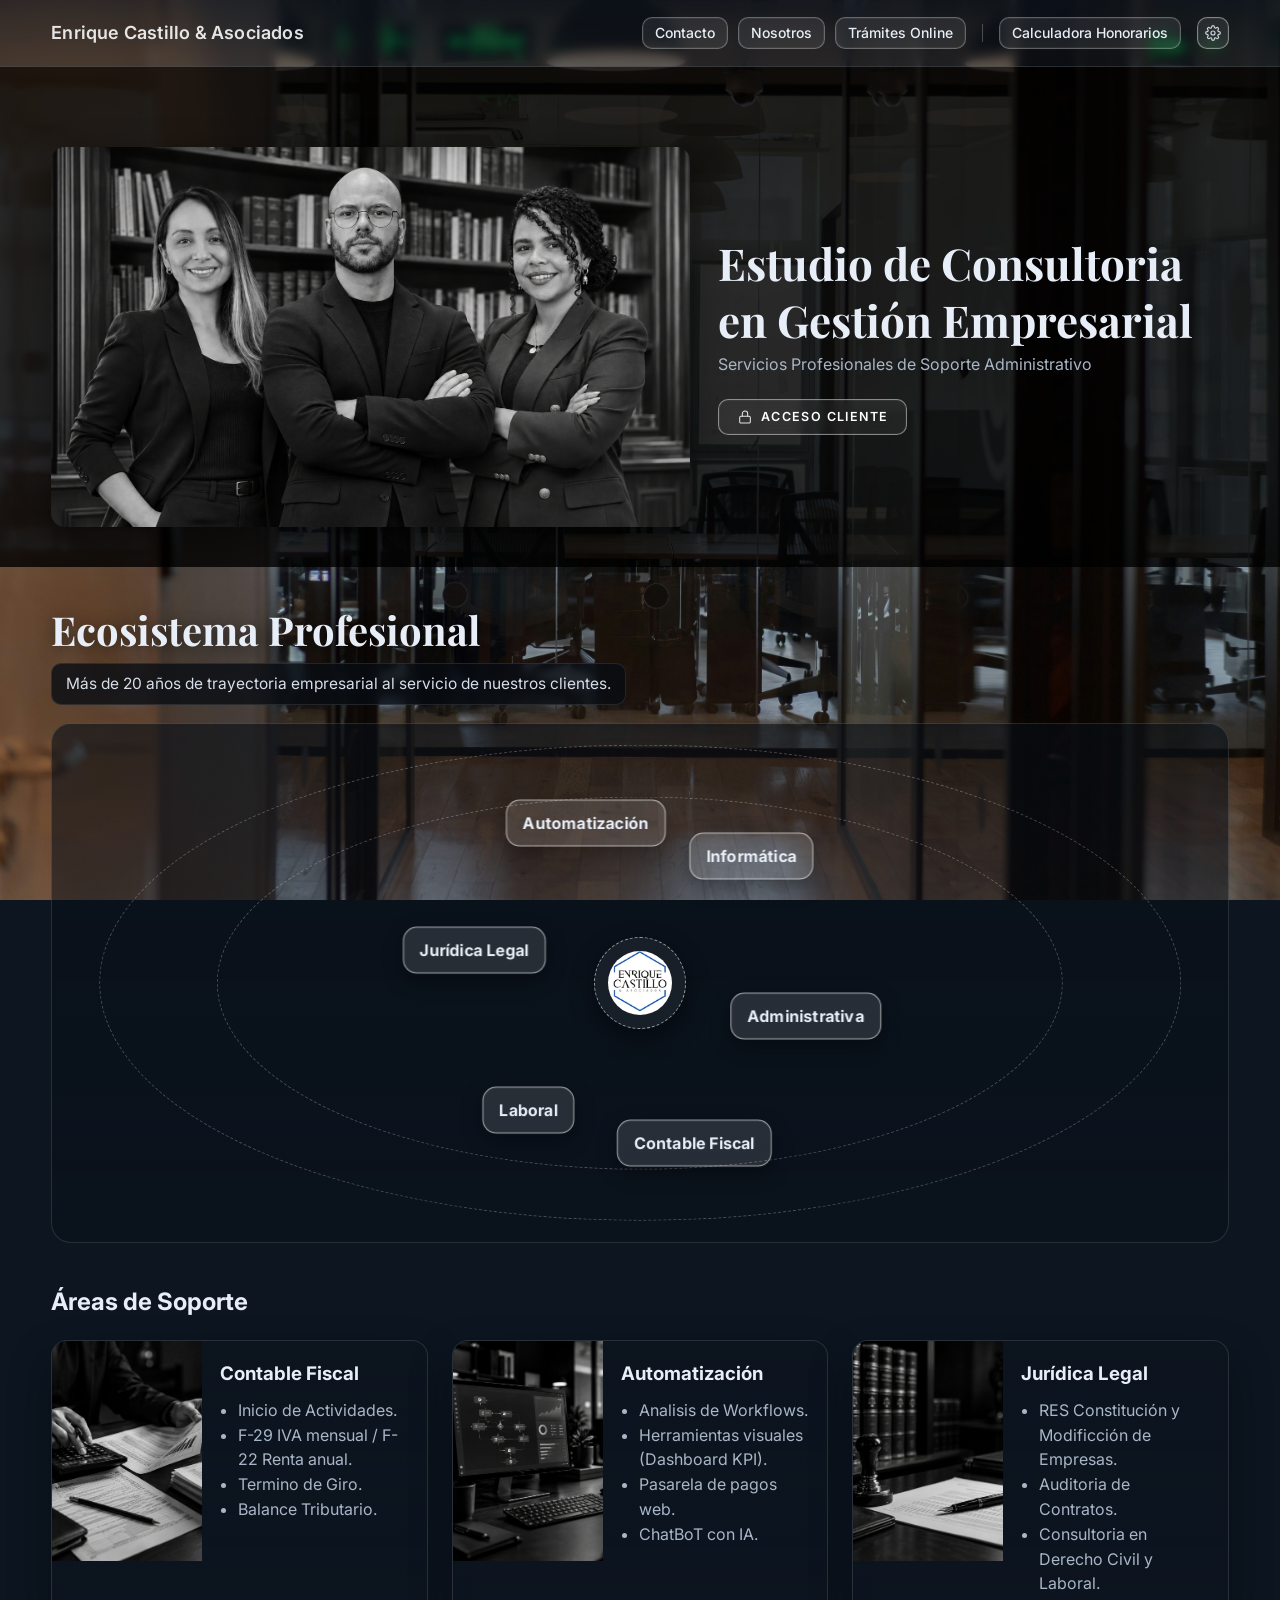
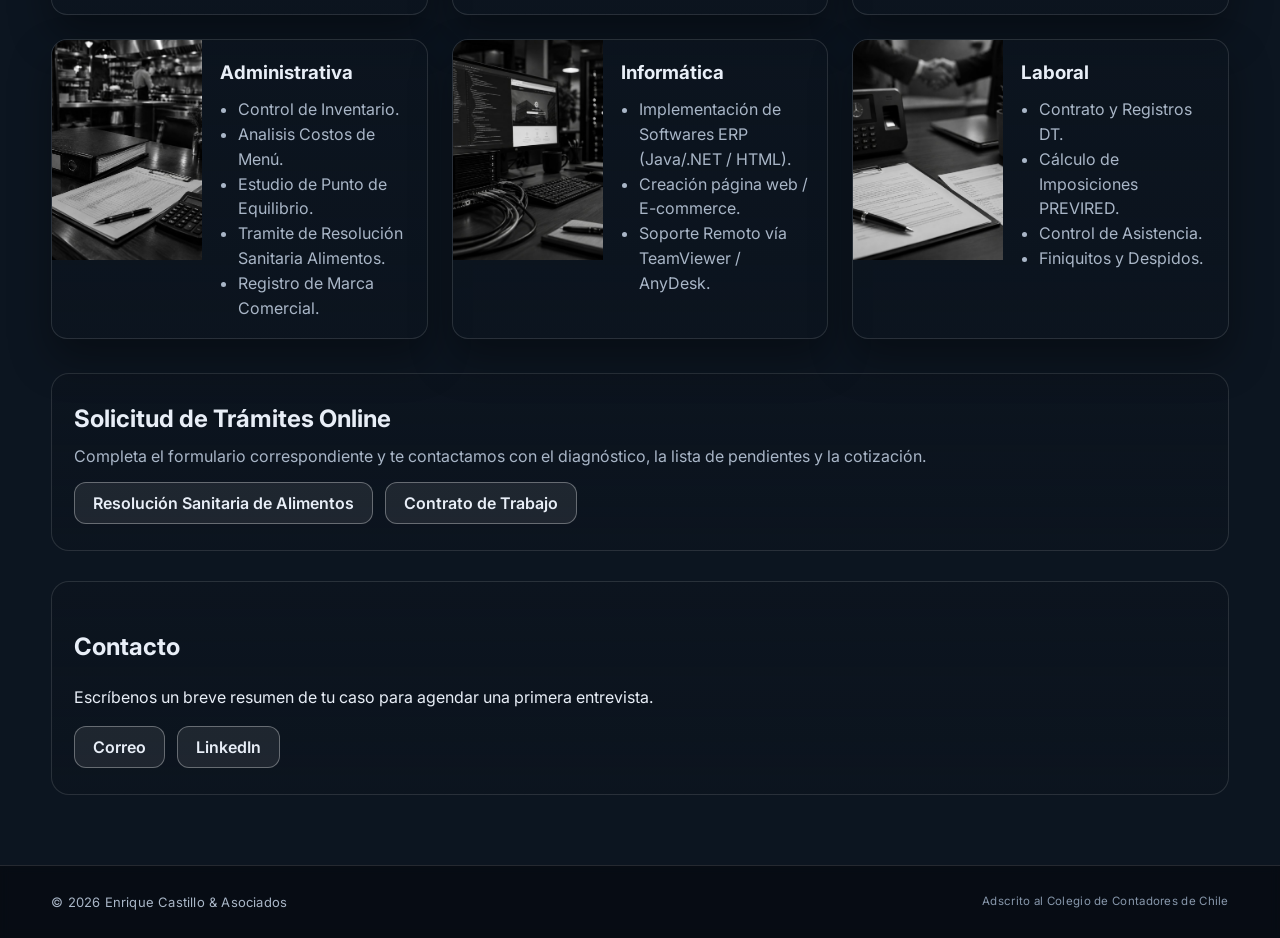
<file: index.html>
<!doctype html>
<html lang="es">
<head>
  <meta charset="utf-8" />
  <meta name="viewport" content="width=device-width, initial-scale=1" />
  <title>Enrique Castillo & Asociados — Consultoría</title>

  <!-- Tipografías -->
  <link rel="preconnect" href="https://fonts.gstatic.com" crossorigin>
  <link rel="preconnect" href="https://fonts.googleapis.com">
  <link href="https://fonts.googleapis.com/css2?family=Inter:wght@400;500;600&family=Playfair+Display:wght@600;700&display=swap" rel="stylesheet">

  <link rel="icon" href="assets/Coz_Favicon.png" type="image/png">
  <link rel="stylesheet" href="styles.css?v=20261112g" />
</head>
<body>

  <!-- Header fijo -->
  <header class="site-header">
    <div class="container header-inner">
      <p class="header-title">Enrique Castillo & Asociados</p>
      <a class="brand" href="#top">
        <div class="brand-text">
          <strong></strong>
        </div>
      </a>
      <nav class="main-nav" aria-label="Menú principal">
        <a class="chip" href="#contacto">Contacto</a>
        <a class="chip" href="/nosotros/">Nosotros</a>
        <a class="chip" href="#tramites">Trámites Online</a>
        <span class="nav-sep" aria-hidden="true"></span>
        <a class="chip" href="/calculadora-honorarios/">Calculadora Honorarios</a>
      </nav>
      <a class="chip chip-config" href="https://consulta-iva.cozfc.cl/panel" rel="noopener" aria-label="Configuración" title="Configuración">
        <svg aria-hidden="true" width="16" height="16" viewBox="0 0 24 24" fill="none" stroke="currentColor" stroke-width="1.8" stroke-linecap="round" stroke-linejoin="round"><circle cx="12" cy="12" r="3"/><path d="M19.4 15a1.65 1.65 0 0 0 .33 1.82l.06.06a2 2 0 1 1-2.83 2.83l-.06-.06a1.65 1.65 0 0 0-1.82-.33 1.65 1.65 0 0 0-1 1.51V21a2 2 0 1 1-4 0v-.09A1.65 1.65 0 0 0 9 19.4a1.65 1.65 0 0 0-1.82.33l-.06.06a2 2 0 1 1-2.83-2.83l.06-.06A1.65 1.65 0 0 0 4.68 15a1.65 1.65 0 0 0-1.51-1H3a2 2 0 1 1 0-4h.09A1.65 1.65 0 0 0 4.6 9a1.65 1.65 0 0 0-.33-1.82l-.06-.06a2 2 0 1 1 2.83-2.83l.06.06A1.65 1.65 0 0 0 9 4.68a1.65 1.65 0 0 0 1-1.51V3a2 2 0 1 1 4 0v.09a1.65 1.65 0 0 0 1 1.51 1.65 1.65 0 0 0 1.82-.33l.06-.06a2 2 0 1 1 2.83 2.83l-.06.06A1.65 1.65 0 0 0 19.4 9a1.65 1.65 0 0 0 1.51 1H21a2 2 0 1 1 0 4h-.09a1.65 1.65 0 0 0-1.51 1z"/></svg>
      </a>
    </div>
  </header>

  <main id="top">
    <!-- Hero / Equipo -->
    <section class="hero">
      <div class="container hero-grid hero-grid-team">
        <div class="hero-media hero-team">
          <img src="assets/Equipo_Estudio_v4.jpg" alt="Equipo del Estudio: Enrique Castillo, Cecilia Jemmott y Macarena Sazo">
        </div>
        <div class="hero-copy">
          <h1>Estudio de Consultoria</h1>
          <h1>en Gestión Empresarial</h1>
          <p>
            Servicios Profesionales de Soporte Administrativo 
          </p>
          <div class="hero-cta">
            <a class="btn-acceso" href="https://consulta-iva.cozfc.cl" rel="noopener">
              <svg aria-hidden="true" width="16" height="16" viewBox="0 0 24 24" fill="none" stroke="currentColor" stroke-width="1.6" stroke-linecap="round" stroke-linejoin="round"><rect x="4" y="11" width="16" height="10" rx="2"/><path d="M8 11V7a4 4 0 0 1 8 0v4"/></svg>
              Acceso Cliente
            </a>
          </div>
        </div>
      </div>
    </section>

    <!-- Ecosistema -->
    <section id="ecosistema" class="ecosystem">
      <div class="container">
        <h2>Ecosistema Profesional</h2>
        <p class="sub">Más de 20 años de trayectoria empresarial al servicio de nuestros clientes.</p>

        <div class="orbit-card">
          <!-- Anillos -->
          <div class="rings">
            <div class="ring ring-1"></div>
            <div class="ring ring-2"></div>
          </div>

          <!-- Centro -->
          <div class="core">
            <img src="assets/Logo_ECA.jpg" alt="Logo ECA">
          </div>

          <!-- Órbita (los data-angle definen la separación) -->
          <div class="orbit" data-speed="0.09">
            <div class="node" data-angle="10"><span>Administrativa</span></div>
            <div class="node" data-angle="70"><span>Contable Fiscal</span></div>
            <div class="node" data-angle="130"><span>Laboral</span></div>
            <div class="node" data-angle="190"><span>Jurídica Legal</span></div>
            <div class="node" data-angle="250"><span>Automatización</span></div>
            <div class="node" data-angle="310"><span>Informática</span></div>
          </div>
        </div>
      </div>
    </section>

    <!-- Áreas de Soporte -->
    <section id="soporte" class="Áreas de Soporte">
      <div class="container">
        <h2>Áreas de Soporte</h2>

        <div class="grid-gestiones">
          <article class="card">
            <img src="assets/Soporte_Contable_Fiscal.jpg" alt="Contable Fiscal">
            <div class="card-body">
              <h3>Contable Fiscal</h3>
              <ul>
                <li>Inicio de Actividades.</li>
                <li>F-29 IVA mensual / F-22 Renta anual.</li>
                <li>Termino de Giro.</li>
                <li>Balance Tributario.</li>
              </ul>
            </div>
          </article>

          <article class="card">
            <img src="assets/Soporte_Automatizacion.jpg" alt="Automatización">
            <div class="card-body">
              <h3>Automatización</h3>
              <ul>
                <li>Analisis de Workflows.</li>
                <li>Herramientas visuales (Dashboard KPI).</li>
                <li>Pasarela de pagos web.</li>
                <li>ChatBoT con IA.</li>
              </ul>
            </div>
          </article>

          <article class="card">
            <img src="assets/Soporte_Juridica_Legal.jpg" alt="Jurídica Legal">
            <div class="card-body">
              <h3>Jurídica Legal</h3>
              <ul>
                <li>RES Constitución y Modificción de Empresas.</li>
                <li>Auditoria de Contratos.</li>
                <li>Consultoria en Derecho Civil y Laboral.</li>
              </ul>
            </div>
          </article>

          <article class="card">
            <img src="assets/Soporte_Administrativa.jpg" alt="Administrativa">
            <div class="card-body">
              <h3>Administrativa</h3>
              <ul>
                <li>Control de Inventario.</li>
                <li>Analisis Costos de Menú.</li>
                <li>Estudio de Punto de Equilibrio.</li>
                <li>Tramite de Resolución Sanitaria Alimentos.</li>
                <li>Registro de Marca Comercial.</li>
              </ul>
            </div>
          </article>

          <article class="card">
            <img src="assets/Soporte_Informatica.jpg" alt="Informática">
            <div class="card-body">
              <h3>Informática</h3>
              <ul>
                <li>Implementación de Softwares ERP (Java/.NET / HTML).</li>
                <li>Creación página web / E-commerce.</li>
                <li>Soporte Remoto vía TeamViewer / AnyDesk.</li>
              </ul>
            </div>
          </article>

          <!-- Laboral (ruta SIN acento) -->
          <article class="card">
            <img src="assets/Soporte_Laboral.jpg" alt="Laboral">
            <div class="card-body">
              <h3>Laboral</h3>
              <ul>
                <li>Contrato y Registros DT.</li>
                <li>Cálculo de Imposiciones PREVIRED.</li>
                <li>Control de Asistencia.</li>
                <li>Finiquitos y Despidos.</li>
              </ul>
            </div>
          </article>
        </div>
      </div>
    </section>

    <!-- Solicitud de Trámites Online -->
    <section id="tramites" class="tramites">
      <div class="container tramites-inner">
        <h2>Solicitud de Trámites Online</h2>
        <p>Completa el formulario correspondiente y te contactamos con el diagnóstico, la lista de pendientes y la cotización.</p>
        <div class="cta-row">
          <a class="btn-chip" target="_blank" rel="noopener" href="/solicitud-seremi/">Resolución Sanitaria de Alimentos</a>
          <a class="btn-chip" target="_blank" rel="noopener" href="/solicitud-contrato/">Contrato de Trabajo</a>
        </div>
      </div>
    </section>

    <!-- Contacto -->
    <section id="contacto" class="contacto">
      <div class="container contacto-inner">
        <h2>Contacto</h2> 
        <p>Escríbenos un breve resumen de tu caso para agendar una primera entrevista.</p>
               <div class="cta-row">
          <a class="btn-chip" href="mailto:ecastillo@cozfc.cl">Correo</a>
          <a class="btn-chip" target="_blank" rel="noopener" href="https://www.linkedin.com/in/castillovillalobos/">LinkedIn</a>
        </div>
      </div>
    </section>
  </main>

  <footer class="site-footer">
    <div class="container">
      <span class="pie-firma">© <span class="pie-anio">2026</span> Enrique Castillo &amp; Asociados</span>
      <span class="pie-nota">Adscrito al Colegio de Contadores de Chile</span>
    </div>
    <script>document.querySelectorAll('.pie-anio').forEach(function (e) { e.textContent = new Date().getFullYear(); });</script>
  </footer>

  <script src="script.js"></script>
</body>
</html>
</file>
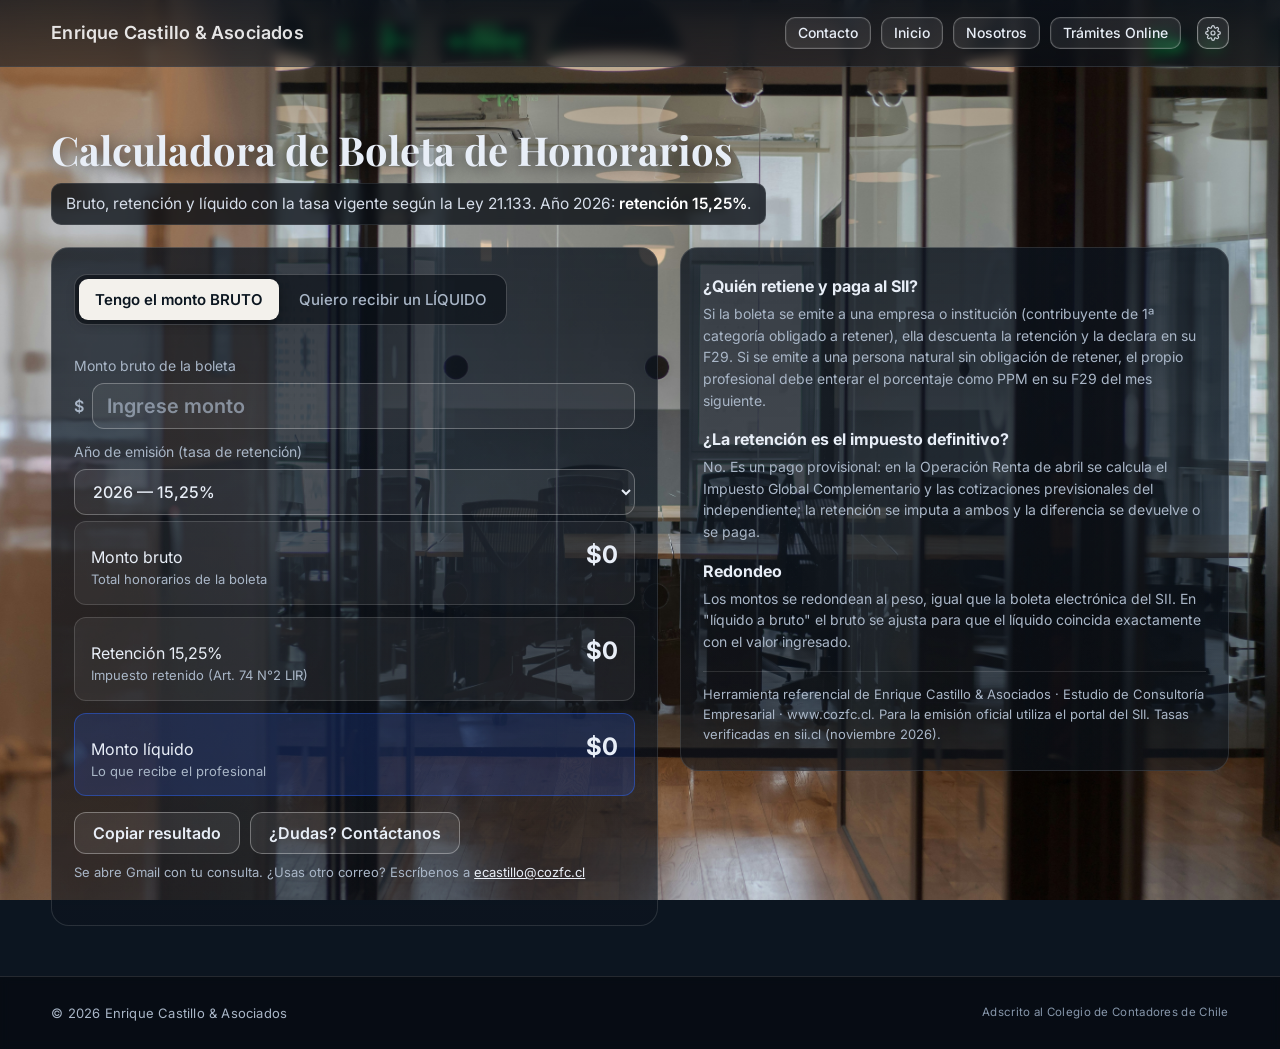
<file: calculadora-honorarios/index.html>
<!doctype html>
<html lang="es">
<head>
  <meta charset="utf-8" />
  <meta name="viewport" content="width=device-width, initial-scale=1" />
  <title>Calculadora de Boleta de Honorarios — Enrique Castillo & Asociados</title>
  <meta name="description" content="Calcula el monto bruto, la retención y el líquido de una boleta de honorarios en Chile con la tasa vigente según la Ley 21.133. Bruto a líquido y líquido a bruto.">
  <link rel="preconnect" href="https://fonts.gstatic.com" crossorigin>
  <link rel="preconnect" href="https://fonts.googleapis.com">
  <link href="https://fonts.googleapis.com/css2?family=Inter:wght@400;500;600&family=Playfair+Display:wght@600;700&display=swap" rel="stylesheet">
  <link rel="icon" href="../assets/Coz_Favicon.png" type="image/png">
  <link rel="stylesheet" href="../styles.css?v=20261112g" />
  <style>
    body{background-image:url('../assets/Fondo_paginaweb1.jpg')}
    .main-nav{flex-wrap:wrap}.main-nav .chip{white-space:nowrap}
    .calc{padding:60px 0 50px}
    .calc h1{font-family:"Playfair Display",serif;font-size:40px;line-height:1.15;margin:0 0 10px;text-shadow:0 2px 16px rgba(0,0,0,.55)}
    .calc .sub{display:inline-block;margin:0 0 22px;padding:8px 14px;border-radius:10px;color:#d6deea;font-size:15.5px;
      background:rgba(7,12,19,.78);border:1px solid rgba(255,255,255,.10);-webkit-backdrop-filter:blur(4px);backdrop-filter:blur(4px)}
    .calc .sub strong{color:#fff;font-weight:600}
    .calc-grid{display:grid;grid-template-columns:1.05fr .95fr;gap:22px;align-items:start}
    .panel{background:linear-gradient(180deg, rgba(12,20,30,.78), rgba(12,20,30,.58));border:1px solid rgba(255,255,255,.12);border-radius:18px;padding:26px 22px}
    .seg{display:inline-flex;gap:4px;padding:4px;border:1px solid rgba(255,255,255,.22);border-radius:13px;background:rgba(7,12,19,.6);margin-bottom:18px}
    .seg button{all:unset;box-sizing:border-box;cursor:pointer;padding:9px 16px;border-radius:9px;font-weight:500;font-size:15px;text-align:center;
      color:var(--muted);transition:background .2s ease,color .2s ease,box-shadow .2s ease}
    .seg button:hover{color:var(--text);background:rgba(255,255,255,.08)}
    .seg button[aria-pressed="true"]{background:#f3f1ec;color:#0b1620;font-weight:600;box-shadow:0 2px 12px rgba(0,0,0,.35)}
    .seg button:focus-visible{outline:2px solid rgba(255,255,255,.85);outline-offset:2px}
    label{display:block;color:var(--muted);font-size:14px;margin:12px 0 6px}
    .field{display:flex;align-items:center;gap:8px}
    .field span{color:var(--muted);font-weight:600}
    input[type=text],select{width:100%;height:46px;border-radius:12px;border:1px solid rgba(255,255,255,.28);background:rgba(255,255,255,.06);color:var(--text);font:inherit;font-size:20px;font-weight:600;padding:0 14px;outline:none}
    input[type=text]:focus,select:focus{border-color:rgba(255,255,255,.55)}
    input[type=text]::placeholder{color:var(--muted);opacity:.7}
    select{font-size:16px;font-weight:500}
    select option{color:#0b1620}
    .results{display:grid;gap:12px;margin-top:6px}
    .res{display:flex;justify-content:space-between;align-items:baseline;gap:12px;padding:14px 16px;border-radius:12px;background:rgba(255,255,255,.06);border:1px solid rgba(255,255,255,.14)}
    .res small{color:var(--muted);display:block;font-size:13px}
    .res strong{font-size:24px;white-space:nowrap}
    .res{transition:background .2s ease,border-color .2s ease}
    .res.total{background:rgba(46,103,255,.18);border-color:rgba(46,103,255,.45)}
    .note{color:var(--muted);font-size:14px;margin-top:16px}
    .faq h3{font-size:16px;margin:16px 0 4px}
    .faq h3:first-child{margin-top:0}
    .faq .note{margin-top:18px;padding-top:12px;border-top:1px solid rgba(255,255,255,.12);font-size:13px}
    .faq p{color:var(--muted);margin:0;font-size:14px}
    .actions{display:flex;gap:10px;flex-wrap:wrap;margin-top:16px}
    .actions .btn-chip{font:inherit;font-weight:600;cursor:pointer}
    .nota-correo{color:var(--muted);font-size:13px;margin:8px 0 0}
    .nota-correo a{color:var(--text)}
    @media (max-width:860px){.calc-grid{grid-template-columns:1fr}.calc h1{font-size:30px}}
    @media (max-width:520px){.seg{display:flex}.seg button{flex:1 1 0;padding:9px 8px;font-size:14px}}
  </style>
</head>
<body>
  <header class="site-header">
    <div class="container header-inner">
      <p class="header-title">Enrique Castillo & Asociados</p>
      <nav class="main-nav" aria-label="Menú principal">
        <a class="chip" href="/#contacto">Contacto</a>
        <a class="chip" href="/">Inicio</a>
        <a class="chip" href="/nosotros/">Nosotros</a>
        <a class="chip" href="/#tramites">Trámites Online</a>
      </nav>
      <a class="chip chip-config" href="https://consulta-iva.cozfc.cl/panel" rel="noopener" aria-label="Configuración" title="Configuración">
        <svg aria-hidden="true" width="16" height="16" viewBox="0 0 24 24" fill="none" stroke="currentColor" stroke-width="1.8" stroke-linecap="round" stroke-linejoin="round"><circle cx="12" cy="12" r="3"/><path d="M19.4 15a1.65 1.65 0 0 0 .33 1.82l.06.06a2 2 0 1 1-2.83 2.83l-.06-.06a1.65 1.65 0 0 0-1.82-.33 1.65 1.65 0 0 0-1 1.51V21a2 2 0 1 1-4 0v-.09A1.65 1.65 0 0 0 9 19.4a1.65 1.65 0 0 0-1.82.33l-.06.06a2 2 0 1 1-2.83-2.83l.06-.06A1.65 1.65 0 0 0 4.68 15a1.65 1.65 0 0 0-1.51-1H3a2 2 0 1 1 0-4h.09A1.65 1.65 0 0 0 4.6 9a1.65 1.65 0 0 0-.33-1.82l-.06-.06a2 2 0 1 1 2.83-2.83l.06.06A1.65 1.65 0 0 0 9 4.68a1.65 1.65 0 0 0 1-1.51V3a2 2 0 1 1 4 0v.09a1.65 1.65 0 0 0 1 1.51 1.65 1.65 0 0 0 1.82-.33l.06-.06a2 2 0 1 1 2.83 2.83l-.06.06A1.65 1.65 0 0 0 19.4 9a1.65 1.65 0 0 0 1.51 1H21a2 2 0 1 1 0 4h-.09a1.65 1.65 0 0 0-1.51 1z"/></svg>
      </a>
    </div>
  </header>

  <main>
    <section class="calc">
      <div class="container">
        <h1>Calculadora de Boleta de Honorarios</h1>
        <p class="sub">Bruto, retención y líquido con la tasa vigente según la Ley 21.133. Año <span id="subAnio">2026</span>: <strong>retención <span id="subTasa">15,25%</span></strong>.</p>

        <div class="calc-grid">
          <div class="panel">
            <div class="seg" role="group" aria-label="Tipo de cálculo">
              <button type="button" id="modeBruto" aria-pressed="true">Tengo el monto BRUTO</button>
              <button type="button" id="modeLiquido" aria-pressed="false">Quiero recibir un LÍQUIDO</button>
            </div>

            <label for="monto" id="montoLabel">Monto bruto de la boleta</label>
            <div class="field"><span>$</span><input type="text" id="monto" inputmode="numeric" placeholder="Ingrese monto" autocomplete="off"></div>

            <label for="anio">Año de emisión (tasa de retención)</label>
            <select id="anio"></select>

            <div class="results" id="results">
              <div class="res" id="cBruto"><div>Monto bruto<small id="sBruto">Total honorarios de la boleta</small></div><strong id="rBruto">$0</strong></div>
              <div class="res"><div>Retención <span id="rTasa">15,25%</span><small>Impuesto retenido (Art. 74 N°2 LIR)</small></div><strong id="rRet">$0</strong></div>
              <div class="res total" id="cLiq"><div>Monto líquido<small>Lo que recibe el profesional</small></div><strong id="rLiq">$0</strong></div>
            </div>

            <div class="actions">
              <button type="button" class="btn-chip" id="copiar">Copiar resultado</button>
              <a class="btn-chip" id="consultar" href="mailto:ecastillo@cozfc.cl" title="Abre un correo para escribirnos tu consulta">¿Dudas? Contáctanos</a>
            </div>
            <p class="nota-correo" id="notaCorreo" hidden>Se abre Gmail con tu consulta. ¿Usas otro correo? Escríbenos a <a href="mailto:ecastillo@cozfc.cl">ecastillo@cozfc.cl</a></p>
            <p class="note" id="nota"></p>
          </div>

          <div class="panel faq">
            <h3>¿Quién retiene y paga al SII?</h3>
            <p>Si la boleta se emite a una empresa o institución (contribuyente de 1ª categoría obligado a retener), ella descuenta la retención y la declara en su F29. Si se emite a una persona natural sin obligación de retener, el propio profesional debe enterar el porcentaje como PPM en su F29 del mes siguiente.</p>

            <h3>¿La retención es el impuesto definitivo?</h3>
            <p>No. Es un pago provisional: en la Operación Renta de abril se calcula el Impuesto Global Complementario y las cotizaciones previsionales del independiente; la retención se imputa a ambos y la diferencia se devuelve o se paga.</p>

            <h3>Redondeo</h3>
            <p>Los montos se redondean al peso, igual que la boleta electrónica del SII. En "líquido a bruto" el bruto se ajusta para que el líquido coincida exactamente con el valor ingresado.</p>

            <p class="note">Herramienta referencial de Enrique Castillo & Asociados · Estudio de Consultoría Empresarial · www.cozfc.cl. Para la emisión oficial utiliza el portal del SII. Tasas verificadas en sii.cl (noviembre 2026).</p>
          </div>
        </div>
      </div>
    </section>
  </main>

  <footer class="site-footer">
    <div class="container">
      <span class="pie-firma">© <span class="pie-anio">2026</span> Enrique Castillo &amp; Asociados</span>
      <span class="pie-nota">Adscrito al Colegio de Contadores de Chile</span>
    </div>
    <script>document.querySelectorAll('.pie-anio').forEach(function (e) { e.textContent = new Date().getFullYear(); });</script>
  </footer>

  <script>
    // Tasas de retención Ley 21.133 (Art. 74 N°2 LIR). 2028 en adelante: 17% permanente.
    const TASAS = {2019:10, 2020:10.75, 2021:11.5, 2022:12.25, 2023:13, 2024:13.75, 2025:14.5, 2026:15.25, 2027:16, 2028:17};
    // Año en curso según la hora de Chile (cambia solo el 1 de enero). Desde 2028 se aplica la tasa de 2028 (17%).
    function anioChile() {
      try { return Number(new Intl.DateTimeFormat('en-US', {timeZone: 'America/Santiago', year: 'numeric'}).format(new Date())); }
      catch (e) { return 0; }
    }
    const ANIOS = Object.keys(TASAS).map(Number);
    const ANIO_HOY = Math.max(anioChile() || new Date().getFullYear(), Math.min(...ANIOS));
    const ANIO_ACTUAL = Math.min(ANIO_HOY, Math.max(...ANIOS));
    let modo = 'bruto';

    const $ = id => document.getElementById(id);
    // Consulta por correo: Gmail en computador; app de correo en celular/tablet
    const CORREO = 'ecastillo@cozfc.cl';
    const MOVIL = window.matchMedia('(hover: none) and (pointer: coarse)').matches;
    const fmt = n => '$' + Math.round(n).toLocaleString('es-CL');
    const pct = t => t.toLocaleString('es-CL', {minimumFractionDigits: 2, maximumFractionDigits: 2}) + '%';
    const parse = s => Number(String(s).replace(/[^\d]/g, '')) || 0;
    const pctCorto = t => t.toLocaleString('es-CL', {maximumFractionDigits: 2}) + '%';

    // Textos con el año en curso y su tasa
    $('subAnio').textContent = ANIO_HOY;
    $('subTasa').textContent = pctCorto(TASAS[ANIO_ACTUAL]);
    document.title = `Calculadora de Boleta de Honorarios ${ANIO_HOY} — Enrique Castillo & Asociados`;
    document.querySelector('meta[name="description"]').content = `Calcula el monto bruto, la retención y el líquido de una boleta de honorarios en Chile con la tasa vigente (${pctCorto(TASAS[ANIO_ACTUAL])} en ${ANIO_HOY}, Ley 21.133). Bruto a líquido y líquido a bruto.`;

    // Selector de año
    Object.keys(TASAS).sort((a,b)=>b-a).forEach(y => {
      const o = document.createElement('option');
      o.value = y; o.textContent = y + ' — ' + pct(TASAS[y]) + (y == 2028 ? ' (y siguientes)' : '');
      if (Number(y) === ANIO_ACTUAL) o.selected = true;
      $('anio').appendChild(o);
    });

    function calcular() {
      const tasa = TASAS[$('anio').value];
      const t = tasa / 100;
      const v = parse($('monto').value);
      let bruto, ret, liq;
      if (modo === 'bruto') {
        bruto = v; ret = Math.round(bruto * t); liq = bruto - ret;
      } else {
        liq = v; bruto = Math.round(liq / (1 - t));
        // ajuste para que bruto - round(bruto*t) == liq exacto
        while (bruto - Math.round(bruto * t) < liq) bruto++;
        while (bruto - Math.round(bruto * t) > liq && bruto > 0) bruto--;
        ret = bruto - liq;
      }
      $('rBruto').textContent = fmt(bruto);
      $('rRet').textContent = fmt(ret);
      $('rLiq').textContent = fmt(liq);
      $('rTasa').textContent = pct(tasa);
      $('nota').textContent = v ? `Boleta ${$('anio').value}: bruto ${fmt(bruto)} − retención ${pct(tasa)} ${fmt(ret)} = líquido ${fmt(liq)}.` : '';
      $('consultar').href = enlaceConsulta(v ? $('nota').textContent : '');
      return {bruto, ret, liq, tasa};
    }

    function enlaceConsulta(calculo) {
      const asunto = 'Consulta boleta de honorarios';
      const cuerpo = 'Hola, tengo una consulta sobre una boleta de honorarios.\n\n'
        + (calculo ? 'Cálculo de referencia: ' + calculo + '\n\n' : '')
        + 'Mi consulta:\n\n';
      return MOVIL
        ? `mailto:${CORREO}?subject=${encodeURIComponent(asunto)}&body=${encodeURIComponent(cuerpo)}`
        : `https://mail.google.com/mail/?view=cm&fs=1&to=${encodeURIComponent(CORREO)}&su=${encodeURIComponent(asunto)}&body=${encodeURIComponent(cuerpo)}`;
    }
    if (!MOVIL) {
      $('consultar').target = '_blank';
      $('consultar').rel = 'noopener';
      $('notaCorreo').hidden = false;
    }

    function setModo(m) {
      modo = m;
      $('modeBruto').setAttribute('aria-pressed', m === 'bruto');
      $('modeLiquido').setAttribute('aria-pressed', m === 'liquido');
      $('montoLabel').textContent = m === 'bruto' ? 'Monto bruto de la boleta' : 'Monto líquido que quieres recibir';
      // Se destaca el resultado que se busca: líquido (desde bruto) o bruto a emitir (desde líquido)
      $('cLiq').classList.toggle('total', m === 'bruto');
      $('cBruto').classList.toggle('total', m === 'liquido');
      $('sBruto').textContent = m === 'bruto' ? 'Total honorarios de la boleta' : 'Emite la boleta por este monto';
      calcular();
    }

    $('monto').addEventListener('input', e => {
      const n = parse(e.target.value);
      e.target.value = n ? n.toLocaleString('es-CL') : '';
      calcular();
    });
    $('anio').addEventListener('change', calcular);
    $('modeBruto').addEventListener('click', () => setModo('bruto'));
    $('modeLiquido').addEventListener('click', () => setModo('liquido'));
    $('copiar').addEventListener('click', async () => {
      const r = calcular();
      const txt = `Boleta de honorarios ${$('anio').value}\nBruto: ${fmt(r.bruto)}\nRetención ${pct(r.tasa)}: ${fmt(r.ret)}\nLíquido: ${fmt(r.liq)}\n— cozfc.cl/calculadora-honorarios`;
      try { await navigator.clipboard.writeText(txt); $('copiar').textContent = 'Copiado ✓'; setTimeout(() => $('copiar').textContent = 'Copiar resultado', 1800); } catch (e) { alert(txt); }
    });

    // Parámetros opcionales: ?monto=1000000&anio=2026&modo=liquido
    const q = new URLSearchParams(location.search);
    if (q.get('anio') && TASAS[q.get('anio')]) $('anio').value = q.get('anio');
    if (q.get('modo') === 'liquido') setModo('liquido');
    if (q.get('monto')) { $('monto').value = parse(q.get('monto')).toLocaleString('es-CL'); }
    calcular();
  </script>
</body>
</html>
</file>
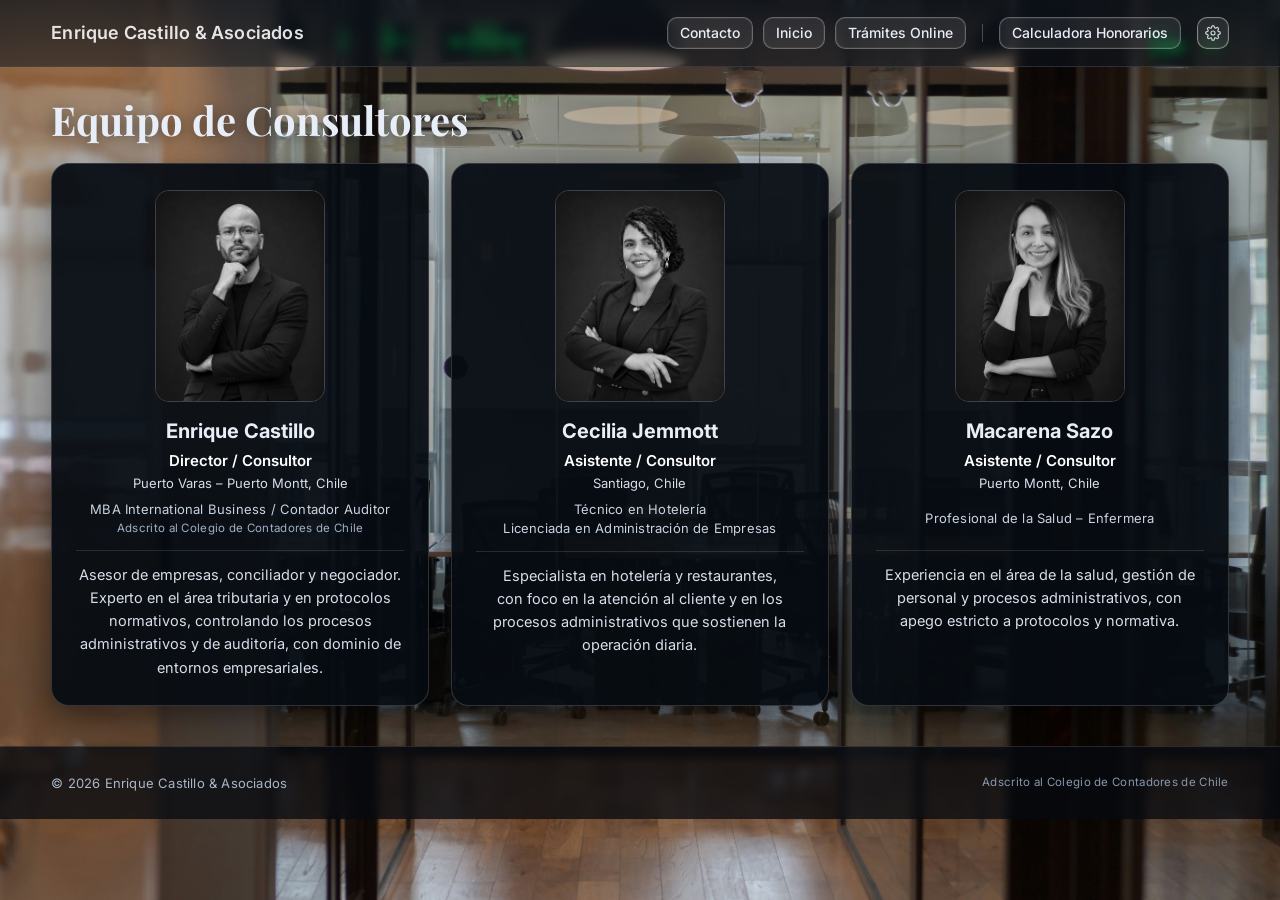
<file: nosotros/index.html>
<!doctype html>
<html lang="es">
<head>
  <meta charset="utf-8" />
  <meta name="viewport" content="width=device-width, initial-scale=1" />
  <title>Equipo de Consultores — Enrique Castillo & Asociados</title>
  <meta name="description" content="Equipo del Estudio de Consultoría en Gestión Empresarial: dirección profesional y asistentes consultoras en Santiago y Puerto Montt.">
  <link rel="preconnect" href="https://fonts.gstatic.com" crossorigin>
  <link rel="preconnect" href="https://fonts.googleapis.com">
  <link href="https://fonts.googleapis.com/css2?family=Inter:wght@400;500;600&family=Playfair+Display:wght@600;700&display=swap" rel="stylesheet">
  <link rel="icon" href="../assets/Coz_Favicon.png" type="image/png">
  <link rel="stylesheet" href="../styles.css?v=20261112g" />
  <style>body{background-image:url('../assets/Fondo_paginaweb1.jpg')}</style>
</head>
<body>
  <header class="site-header">
    <div class="container header-inner">
      <p class="header-title">Enrique Castillo & Asociados</p>
      <nav class="main-nav" aria-label="Menú principal">
        <a class="chip" href="/#contacto">Contacto</a>
        <a class="chip" href="/">Inicio</a>
        <a class="chip" href="/#tramites">Trámites Online</a>
        <span class="nav-sep" aria-hidden="true"></span>
        <a class="chip" href="/calculadora-honorarios/">Calculadora Honorarios</a>
      </nav>
      <a class="chip chip-config" href="https://consulta-iva.cozfc.cl/panel" rel="noopener" aria-label="Configuración" title="Configuración">
        <svg aria-hidden="true" width="16" height="16" viewBox="0 0 24 24" fill="none" stroke="currentColor" stroke-width="1.8" stroke-linecap="round" stroke-linejoin="round"><circle cx="12" cy="12" r="3"/><path d="M19.4 15a1.65 1.65 0 0 0 .33 1.82l.06.06a2 2 0 1 1-2.83 2.83l-.06-.06a1.65 1.65 0 0 0-1.82-.33 1.65 1.65 0 0 0-1 1.51V21a2 2 0 1 1-4 0v-.09A1.65 1.65 0 0 0 9 19.4a1.65 1.65 0 0 0-1.82.33l-.06.06a2 2 0 1 1-2.83-2.83l.06-.06A1.65 1.65 0 0 0 4.68 15a1.65 1.65 0 0 0-1.51-1H3a2 2 0 1 1 0-4h.09A1.65 1.65 0 0 0 4.6 9a1.65 1.65 0 0 0-.33-1.82l-.06-.06a2 2 0 1 1 2.83-2.83l.06.06A1.65 1.65 0 0 0 9 4.68a1.65 1.65 0 0 0 1-1.51V3a2 2 0 1 1 4 0v.09a1.65 1.65 0 0 0 1 1.51 1.65 1.65 0 0 0 1.82-.33l.06-.06a2 2 0 1 1 2.83 2.83l-.06.06A1.65 1.65 0 0 0 19.4 9a1.65 1.65 0 0 0 1.51 1H21a2 2 0 1 1 0 4h-.09a1.65 1.65 0 0 0-1.51 1z"/></svg>
      </a>
    </div>
  </header>

  <main>
    <section id="nosotros" class="nosotros nosotros-page">
      <div class="container">
        <h1>Equipo de Consultores</h1>
        <div class="team-grid">
          <article class="member">
            <img src="../assets/Equipo_Enrique_v2.jpg" alt="Enrique Castillo">
            <h3>Enrique Castillo</h3>
            <p class="org-role">Director / Consultor</p>
            <p class="org-loc">Puerto Varas – Puerto Montt, Chile</p>
            <p class="member-cred"><span>MBA International Business / Contador Auditor</span><span class="cred-nota">Adscrito al Colegio de Contadores de Chile</span></p>
            <p>Asesor de empresas, conciliador y negociador. Experto en el área tributaria y en protocolos normativos, controlando los procesos administrativos y de auditoría, con dominio de entornos empresariales.</p>
          </article>
          <article class="member">
            <img src="../assets/Equipo_Cecilia_v2.jpg" alt="Cecilia Jemmott">
            <h3>Cecilia Jemmott</h3>
            <p class="org-role">Asistente / Consultor</p>
            <p class="org-loc">Santiago, Chile</p>
            <p class="member-cred"><span>Técnico en Hotelería</span><span>Licenciada en Administración de Empresas</span></p>
            <p>Especialista en hotelería y restaurantes, con foco en la atención al cliente y en los procesos administrativos que sostienen la operación diaria.</p>
          </article>
          <article class="member">
            <img src="../assets/Equipo_Macarena_v2.jpg" alt="Macarena Sazo">
            <h3>Macarena Sazo</h3>
            <p class="org-role">Asistente / Consultor</p>
            <p class="org-loc">Puerto Montt, Chile</p>
            <p class="member-cred"><span>Profesional de la Salud – Enfermera</span></p>
            <p>Experiencia en el área de la salud, gestión de personal y procesos administrativos, con apego estricto a protocolos y normativa.</p>
          </article>
        </div>
      </div>
    </section>
  </main>

  <footer class="site-footer">
    <div class="container">
      <span class="pie-firma">© <span class="pie-anio">2026</span> Enrique Castillo &amp; Asociados</span>
      <span class="pie-nota">Adscrito al Colegio de Contadores de Chile</span>
    </div>
    <script>document.querySelectorAll('.pie-anio').forEach(function (e) { e.textContent = new Date().getFullYear(); });</script>
  </footer>
</body>
</html>
</file>
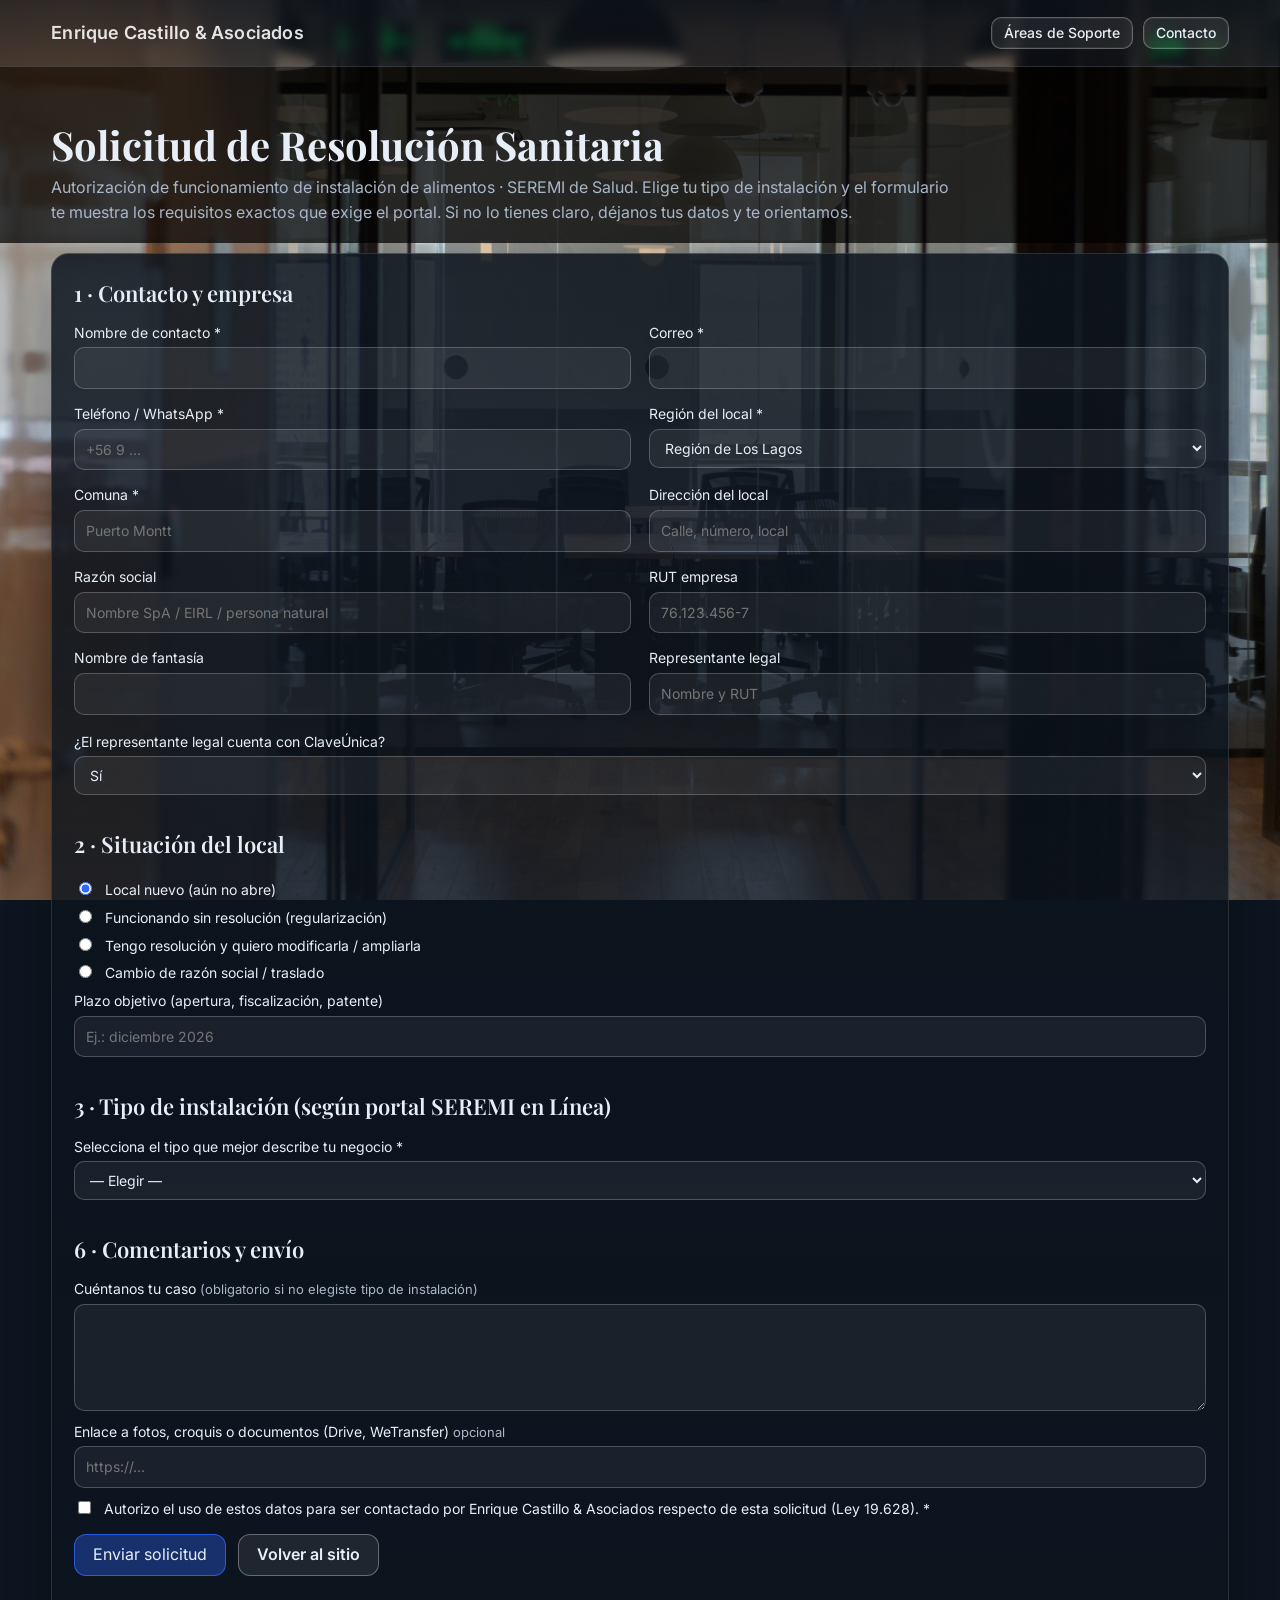
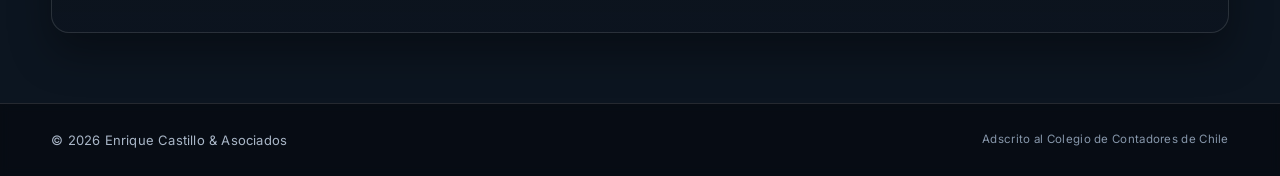
<file: solicitud-seremi/web/index.html>
<!doctype html>
<html lang="es">
<head>
  <meta charset="utf-8" />
  <meta name="viewport" content="width=device-width, initial-scale=1" />
  <title>Solicitud de Resolución Sanitaria — Enrique Castillo & Asociados</title>
  <meta name="description" content="Formulario de evaluación para la Autorización Sanitaria de instalaciones de alimentos (SEREMI de Salud). Requisitos por tipo de instalación.">
  <link rel="preconnect" href="https://fonts.gstatic.com" crossorigin>
  <link rel="preconnect" href="https://fonts.googleapis.com">
  <link href="https://fonts.googleapis.com/css2?family=Inter:wght@400;500;600&family=Playfair+Display:wght@600;700&display=swap" rel="stylesheet">
  <link rel="icon" href="../../assets/Coz_Favicon.png" type="image/png">
  <link rel="stylesheet" href="../../styles.css" />
  <link rel="stylesheet" href="form.css" />
</head>
<body>

  <header class="site-header">
    <div class="container header-inner">
      <p class="header-title">Enrique Castillo & Asociados</p>
      <nav class="main-nav">
        <a class="chip" href="../../#soporte">Áreas de Soporte</a>
        <a class="chip" href="../../#contacto">Contacto</a>
      </nav>
    </div>
  </header>

  <main>
    <section class="form-hero">
      <div class="container">
        <h1>Solicitud de Resolución Sanitaria</h1>
        <p class="sub">Autorización de funcionamiento de instalación de alimentos · SEREMI de Salud. Elige tu tipo de instalación y el formulario te muestra los requisitos exactos que exige el portal. Si no lo tienes claro, déjanos tus datos y te orientamos.</p>
      </div>
    </section>

    <section class="form-wrap">
      <div class="container">
        <form id="solicitud" class="panel" novalidate>
          <input type="text" name="_hp" class="hp" tabindex="-1" autocomplete="off">

          <!-- 1. Contacto -->
          <fieldset>
            <legend>1 · Contacto y empresa</legend>
            <div class="grid-2">
              <label>Nombre de contacto *<input name="contacto" required></label>
              <label>Correo *<input type="email" name="correo" required></label>
              <label>Teléfono / WhatsApp *<input name="telefono" required placeholder="+56 9 …"></label>
              <label>Región del local *
                <select name="region" required>
                  <option value="Región de Los Lagos" selected>Región de Los Lagos</option>
                  <option>Región de Arica y Parinacota</option><option>Región de Tarapacá</option><option>Región de Antofagasta</option><option>Región de Atacama</option><option>Región de Coquimbo</option><option>Región de Valparaíso</option><option>Región Metropolitana</option><option>Región de O'Higgins</option><option>Región del Maule</option><option>Región de Ñuble</option><option>Región del Biobío</option><option>Región de La Araucanía</option><option>Región de Los Ríos</option><option>Región de Aysén</option><option>Región de Magallanes</option>
                </select></label>
              <label>Comuna *<input name="comuna" required placeholder="Puerto Montt"></label>
              <label>Dirección del local<input name="direccion" placeholder="Calle, número, local"></label>
              <label>Razón social<input name="razon_social" placeholder="Nombre SpA / EIRL / persona natural"></label>
              <label>RUT empresa<input name="rut" placeholder="76.123.456-7"></label>
              <label>Nombre de fantasía<input name="fantasia"></label>
              <label>Representante legal<input name="rep_legal" placeholder="Nombre y RUT"></label>
            </div>
            <label class="inline">¿El representante legal cuenta con ClaveÚnica?
              <select name="clave_unica"><option>Sí</option><option>No</option><option>No sé</option></select></label>
          </fieldset>

          <!-- 2. Situación -->
          <fieldset>
            <legend>2 · Situación del local</legend>
            <div class="radios">
              <label><input type="radio" name="situacion" value="Local nuevo (aún no abre)" checked> Local nuevo (aún no abre)</label>
              <label><input type="radio" name="situacion" value="Funcionando sin resolución (regularización)"> Funcionando sin resolución (regularización)</label>
              <label><input type="radio" name="situacion" value="Tengo resolución y quiero modificarla / ampliarla"> Tengo resolución y quiero modificarla / ampliarla</label>
              <label><input type="radio" name="situacion" value="Cambio de razón social / traslado"> Cambio de razón social / traslado</label>
            </div>
            <label class="inline">Plazo objetivo (apertura, fiscalización, patente)<input name="plazo" placeholder="Ej.: diciembre 2026"></label>
          </fieldset>

          <!-- 3. Tipo de instalación -->
          <fieldset>
            <legend>3 · Tipo de instalación (según portal SEREMI en Línea)</legend>
            <label>Selecciona el tipo que mejor describe tu negocio *
              <select name="tipo" id="tipo" required>
                <option value="">— Elegir —</option>
              </select></label>
            <p class="hint" id="tipo-nota"></p>

            <div id="bloque-tipo" class="hidden">
              <h4>Fines que marcarás en el portal <span class="muted">(elige todos los que apliquen)</span></h4>
              <div id="fines" class="checks"></div>

              <h4>Datos que el portal exige para este tipo</h4>
              <div id="atributos" class="grid-2"></div>

              <h4>Antecedentes que exige SEREMI para este tipo <span class="muted">(en el orden del portal)</span></h4>
              <p class="hint">Marca lo que ya tienes. Los documentos indicados como <b>“lo elabora el Estudio”</b> forman parte de nuestro servicio.</p>
              <div id="antecedentes" class="ants"></div>
            </div>

            <div id="bloque-contra" class="hidden notice">
              Este tipo de instalación se evalúa en reunión. Cuéntanos el caso en el campo de comentarios y te contactamos.
            </div>
            <div id="bloque-nose" class="hidden notice">
              Sin problema: describe brevemente qué vendes o elaboras, cómo (al paso, mesas, delivery) y dónde, y te decimos qué tipo de instalación corresponde y qué necesitas.
            </div>
          </fieldset>

          <!-- 4. Local e infraestructura -->
          <fieldset id="fs-local" class="hidden">
            <legend>4 · Local e infraestructura</legend>
            <div class="grid-2">
              <label>Tenencia<select name="tenencia"><option>Arrendado</option><option>Propio</option><option>Comodato / cedido</option></select></label>
              <label>¿Comparte inmueble con una vivienda?<select name="comparte_vivienda"><option>No</option><option>Sí, con vivienda del propietario</option><option>Sí, con otra vivienda</option></select></label>
              <label>Superficie habilitada para el negocio (m²)<input name="m2" inputmode="decimal" placeholder="Ej.: 62"></label>
              <label>Número de pisos del local<select name="pisos"><option>1</option><option>2</option><option>3 o más</option></select></label>
              <label>Agua potable<select name="agua"><option>Red pública (boleta a nombre del inmueble)</option><option>Particular (pozo / APR)</option><option>No sé</option></select></label>
              <label>Alcantarillado<select name="alcantarillado"><option>Red pública</option><option>Particular (fosa / planta)</option><option>No sé</option></select></label>
              <label>Permiso / patente municipal<select name="municipal"><option>Tengo patente o informe DOM</option><option>En trámite</option><option>No lo he iniciado</option><option>No sé</option></select></label>
              <label>Horario de funcionamiento<select name="horario"><option>Diurno</option><option>Nocturno</option><option>Diurno y nocturno</option></select></label>
            </div>
            <h4>Colindantes <span class="muted">(qué hay al lado del local)</span></h4>
            <div class="grid-4">
              <label>Norte<select name="col_norte"><option>Vivienda</option><option>Local comercial</option><option>Calle</option><option>Sitio eriazo</option><option>Otro</option></select></label>
              <label>Oriente<select name="col_oriente"><option>Vivienda</option><option>Local comercial</option><option>Calle</option><option>Sitio eriazo</option><option>Otro</option></select></label>
              <label>Poniente<select name="col_poniente"><option>Vivienda</option><option>Local comercial</option><option>Calle</option><option>Sitio eriazo</option><option>Otro</option></select></label>
              <label>Sur<select name="col_sur"><option>Vivienda</option><option>Local comercial</option><option>Calle</option><option>Sitio eriazo</option><option>Otro</option></select></label>
            </div>
            <label>Recintos del local y medidas aproximadas<textarea name="recintos" rows="3" placeholder="Ej.: Cocina caliente 3x4,4 m; cuarto frío 4,6x4,5 m; recepción/caja 2,7x4,7 m; baño personal; bodega secos en 2° piso…"></textarea></label>
            <div class="grid-4">
              <label>Refrigeradores (n°)<input name="refrigeradores" inputmode="numeric"></label>
              <label>Congeladores (n°)<input name="congeladores" inputmode="numeric"></label>
              <label>Campanas extractoras (n°)<input name="campanas" inputmode="numeric"></label>
              <label>Equipos de calor<input name="equipos_calor" placeholder="cocina, freidora, horno…"></label>
            </div>
            <div class="grid-4">
              <label>Baño del personal<select name="bano_personal"><option>Sí (mixto)</option><option>Sí (hombres / mujeres)</option><option>No</option></select></label>
              <label>WC público mujeres (n°)<input name="wc_publico_m" inputmode="numeric" placeholder="0"></label>
              <label>WC público hombres (n°)<input name="wc_publico_h" inputmode="numeric" placeholder="0"></label>
              <label>Lavamanos en zona de elaboración<select name="lavamanos"><option>Sí</option><option>No</option><option>No sé</option></select></label>
            </div>
          </fieldset>

          <!-- 5. Operación -->
          <fieldset id="fs-operacion" class="hidden">
            <legend>5 · Operación</legend>
            <div class="grid-4">
              <label>Personal mujeres (n°)<input name="personal_f" inputmode="numeric"></label>
              <label>Personal hombres (n°)<input name="personal_m" inputmode="numeric"></label>
              <label>Control de plagas<select name="plagas"><option>Tengo empresa y certificado vigente</option><option>Tengo empresa sin certificado</option><option>No tengo</option></select></label>
              <label>Aceite de fritura usado<select name="aceite"><option>No uso freidora</option><option>Lo retira empresa autorizada</option><option>Sin retiro definido</option></select></label>
            </div>
            <label>Productos que elaboras o vendes y modalidad (al paso, mesas, delivery, retiro)<textarea name="productos" rows="3" placeholder="Ej.: sushi, hand rolls y pollo frito; venta al paso y delivery por apps…"></textarea></label>
            <label>Residuos: ¿dónde está el contenedor de basura externo?<input name="residuos" placeholder="Ej.: contenedor municipal a 50 m, misma calle"></label>
          </fieldset>

          <!-- 6. Cierre -->
          <fieldset>
            <legend id="legend-cierre">6 · Comentarios y envío</legend>
            <label>Cuéntanos tu caso <span class="muted">(obligatorio si no elegiste tipo de instalación)</span><textarea name="comentarios" id="comentarios" rows="4"></textarea></label>
            <label>Enlace a fotos, croquis o documentos (Drive, WeTransfer) <span class="muted">opcional</span><input name="enlace_archivos" placeholder="https://…"></label>
            <label class="check"><input type="checkbox" name="acepta" required> Autorizo el uso de estos datos para ser contactado por Enrique Castillo & Asociados respecto de esta solicitud (Ley 19.628). *</label>
            <div class="cta-row">
              <button type="submit" class="btn-chip btn-primary" id="enviar">Enviar solicitud</button>
              <a class="btn-chip" href="../../">Volver al sitio</a>
            </div>
            <p class="hint" id="estado"></p>
          </fieldset>
        </form>

        <div id="gracias" class="panel hidden">
          <h2>Solicitud recibida</h2>
          <p>Gracias. En un plazo de 48 horas hábiles te enviaremos el diagnóstico, la lista de pendientes y la cotización.</p>
          <p class="muted">Región de Los Lagos: ingreso presencial en SEREMI Puerto Montt o en línea. Otras regiones: 100 % en línea con ClaveÚnica.</p>
          <div class="cta-row"><a class="btn-chip" href="../../">Volver al sitio</a></div>
        </div>
      </div>
    </section>
  </main>

  <footer class="site-footer">
    <div class="container">
      <span class="pie-firma">© <span class="pie-anio">2026</span> Enrique Castillo &amp; Asociados</span>
      <span class="pie-nota">Adscrito al Colegio de Contadores de Chile</span>
    </div>
    <script>document.querySelectorAll('.pie-anio').forEach(function (e) { e.textContent = new Date().getFullYear(); });</script>
  </footer>

  <script src="catalogo.js"></script>
  <script src="config.js"></script>
  <script src="form.js"></script>
</body>
</html>
</file>
<file: styles.css>
:root{
  --bg:#0b1620;
  --card:#101c29;
  --card-ghost:rgba(255,255,255,.08);
  --ring:rgba(255,255,255,.25);
  --text:#e8eef7;
  --muted:#a9b6c7;
  --brand:#2e67ff;
}

/* Reset breve */
*,*::before,*::after{box-sizing:border-box}
html,body{margin:0;padding:0}
img{max-width:100%;display:block}

/* Layout base */
body{
  background: #0c1520 url('assets/Fondo_paginaweb1.jpg') center/cover fixed no-repeat;
  color:var(--text);
  font-family: Inter, system-ui, -apple-system, Segoe UI, Roboto, Helvetica, Arial, "Apple Color Emoji","Segoe UI Emoji";
  line-height:1.55;
}

/* Contenedor */
.container{width:min(1200px,92%);margin-inline:auto}

/* Header */
.site-header{
  position:sticky;top:0;z-index:999;
  background: linear-gradient(180deg, rgba(12,20,30,.75), rgba(12,20,30,.55));
  backdrop-filter: blur(6px);
  border-bottom:1px solid rgba(255,255,255,.12);
}
.header-inner{
  display:flex;align-items:center;justify-content:space-between;
  min-height:66px;gap:16px;
}
.brand{display:flex;align-items:center;gap:0;text-decoration:none;color:var(--text)}
.brand-text strong{font-weight:600}

.header-title{
  margin:0;
  font-size:18px;
  font-weight:600;
  letter-spacing:.2px;
  color: rgba(255,255,255,.88);
  line-height:1;
  white-space:nowrap;
}


/* chips de navegación */
.main-nav{display:flex;gap:10px;align-items:center}
.chip{
  display:inline-flex;align-items:center;justify-content:center;
  height:32px;padding:0 12px;border-radius:10px;font-size:14px;
  color:var(--text);text-decoration:none;font-weight:500;
  background:rgba(255,255,255,.08);
  border:1px solid rgba(255,255,255,.28);
  box-shadow: inset 0 0 0 1px rgba(255,255,255,.06);
  transition: .2s ease;
}
.chip{white-space:nowrap}
.chip:hover{background:rgba(255,255,255,.12);border-color:rgba(255,255,255,.38)}

/* Hero */
.hero{
  padding:80px 0 40px;
  position: relative;
}

.hero::before{
  content:"";
  position:absolute;
  inset:0;
  background: rgba(0,0,0,.80);
  z-index:0;
}

/* Asegura que el contenido quede arriba del overlay */
.hero > *{
  position: relative;
  z-index: 1;
}
.hero{padding:80px 0 40px}
.hero-grid{display:grid;grid-template-columns: 460px 1fr;gap:28px;align-items:center}
.hero-grid-team{grid-template-columns:1.25fr 1fr}
.hero-grid-team .hero-copy h1{font-size:44px}
@media (max-width:900px){.hero-grid-team{grid-template-columns:1fr}.hero-grid-team .hero-copy{text-align:center}.hero-grid-team .hero-copy h1{font-size:32px}}
.hero-stack{display:grid;gap:26px}
.hero-stack .hero-copy{text-align:center}
.hero-stack .hero-copy h1{font-size:44px}
.hero-team img{width:100%;border-radius:18px;box-shadow:0 14px 40px rgba(0,0,0,.5)}
.hero-media img{border-radius:14px;box-shadow:0 10px 35px rgba(0,0,0,.45)}
.hero-copy h1{
  font-family:"Playfair Display",serif;
  font-weight:700;line-height:1.1;margin:0 0 8px;font-size:48px;
}
.hero-copy p{color:var(--muted);margin:0 0 14px}
.btn-ghost{
  display:inline-flex;align-items:center;justify-content:center;
  height:42px;padding:0 18px;border-radius:12px;
  color:var(--text);text-decoration:none;font-weight:600;
  background:rgba(255,255,255,.08);
  border:1px solid rgba(255,255,255,.32);
}
.btn-ghost:hover{background:rgba(255,255,255,.12);border-color:rgba(255,255,255,.44)}

/* Ecosistema */
.ecosystem{padding:40px 0 20px}
.ecosystem h2{font-family:"Playfair Display",serif;font-size:40px;line-height:1.15;margin:0 0 10px;text-shadow:0 2px 16px rgba(0,0,0,.55)}
/* Bajada legible sobre la foto: franja oscura translúcida, igual que en «Nosotros» y la calculadora */
.ecosystem .sub{display:inline-block;margin:0 0 18px;padding:8px 14px;border-radius:10px;color:#d6deea;font-size:15.5px;
  background:rgba(7,12,19,.78);border:1px solid rgba(255,255,255,.10);-webkit-backdrop-filter:blur(4px);backdrop-filter:blur(4px)}

.orbit-card{
  position:relative;border-radius:20px;
  padding:54px 20px;height:520px;
  background:linear-gradient(180deg, rgba(8,14,22,.6), rgba(8,14,22,.35));
  border:1px solid rgba(255,255,255,.12);
  overflow:hidden;
}

/* anillos */
.rings{position:absolute;inset:0;pointer-events:none}
.ring{
  position:absolute;border:1px dashed var(--ring);border-radius:50%;
  left:50%;top:50%;transform:translate(-50%,-50%);
}
.ring-1{width:72%;height:72%}
.ring-2{width:92%;height:92%}

/* núcleo */
.core{
  position:absolute;left:50%;top:50%;transform:translate(-50%,-50%);
  width:92px;height:92px;border-radius:50%;
  display:grid;place-items:center;
  background:rgba(255,255,255,.06);
  border:1px dashed rgba(255,255,255,.55);
  box-shadow:0 8px 25px rgba(0,0,0,.45);
}
.core img{width:64px;height:64px;border-radius:50%;object-fit:cover}

/* órbita */
.orbit{position:absolute;inset:0}
.node{
  position:absolute;left:50%;top:50%;
  transform:translate(-50%,-50%);
  will-change:transform;
}
.node span{
  display:inline-flex;align-items:center;justify-content:center;
  padding:10px 16px;border-radius:14px;font-weight:700;
  background:rgba(255,255,255,.12);
  border:1px solid rgba(255,255,255,.55);
  color:var(--text);white-space:nowrap;letter-spacing:.2px;
  box-shadow:0 6px 20px rgba(0,0,0,.35), inset 0 0 0 1px rgba(255,255,255,.06);
}

/* Gestiones (tarjetas) */
.gestiones{padding:42px 0 70px}
.gestiones h2{font-family:"Playfair Display",serif;font-size:40px;margin:0 0 14px}
.grid-gestiones{
  display:grid;grid-template-columns:repeat(3,1fr);gap:24px;
}
.card{
  display:grid;grid-template-columns: 40% 60%;
  background:linear-gradient(180deg, rgba(12,20,30,.75), rgba(12,20,30,.55));
  border:1px solid rgba(255,255,255,.12);
  border-radius:16px;overflow:hidden;
  box-shadow:0 20px 40px rgba(0,0,0,.35);
}
.card img{height:220px;width:100%;object-fit:cover}
.card-body{padding:18px}
.card-body h3{margin:0 0 10px}
.card-body ul{margin:0;padding-left:18px;color:var(--muted)}

/* Solicitud de Trámites Online */
.tramites{padding:34px 0 0}
.tramites-inner{
  background:linear-gradient(180deg, rgba(12,20,30,.75), rgba(12,20,30,.55));
  border:1px solid rgba(255,255,255,.12);
  border-radius:18px;padding:26px 22px;
}
.tramites-inner h2{margin:0 0 6px}
.tramites-inner p{color:var(--muted);margin:0 0 14px}

/* Nosotros / organigrama */
section[id]{scroll-margin-top:80px}
.nosotros{padding:48px 0 10px}
.nosotros-page{padding:30px 0 40px}
.nosotros-page h1{font-family:"Playfair Display",serif;font-size:40px;line-height:1.15;margin:0 0 20px;text-shadow:0 2px 16px rgba(0,0,0,.55)}
.hero-nosotros{padding:40px 0 10px}
.nosotros .sub{background:rgba(7,12,19,.7);display:inline-block;padding:8px 12px;border-radius:10px}
.nosotros h2{font-family:"Playfair Display",serif;font-size:40px;margin:0 0 6px}
.nosotros .sub{color:var(--muted);margin:0 0 22px;max-width:820px}
.org{display:grid;justify-items:center}
.org-top{width:min(560px,100%)}
.org-row{display:grid;grid-template-columns:1fr 1fr;gap:22px;width:100%;position:relative;padding-top:22px}
.org-row::before{content:"";position:absolute;top:0;left:25%;right:25%;border-top:1px solid rgba(255,255,255,.55)}
.org-row > .org-card::before{content:"";position:absolute;top:-22px;left:50%;height:22px;border-left:1px solid rgba(255,255,255,.55)}
.org-connector{height:34px;display:flex;justify-content:center}
.org-connector span{display:block;width:0;border-left:1px solid rgba(255,255,255,.55)}
.org-card{position:relative;display:grid;grid-template-columns:150px 1fr;gap:18px;align-items:start;
  background:rgba(7,12,19,.94);border:1px solid rgba(255,255,255,.16);border-radius:18px;padding:20px;box-shadow:0 10px 30px rgba(0,0,0,.45)}
.org-card img{width:150px;height:auto;aspect-ratio:1124/1419;object-fit:cover;border-radius:14px;border:1px solid rgba(255,255,255,.2)}
.org-card h3{margin:0 0 2px;font-size:20px}
.org-card p{margin:0;color:#d6deea;font-size:14.5px}
.org-role{color:#fff!important;font-weight:600;font-size:15px!important}
.org-loc{font-size:13px!important;margin-bottom:8px!important}
.org-lead{border-color:rgba(46,103,255,.55);background:linear-gradient(180deg, rgba(46,103,255,.22), rgba(7,12,19,.96))}
@media (max-width:860px){
  .org-row{grid-template-columns:1fr;gap:18px}
  .org-row::before,.org-row > .org-card::before{display:none}
  .org-card{grid-template-columns:110px 1fr}
  .org-card img{width:110px}
  .hero-stack .hero-copy h1{font-size:32px}
}

/* Equipo: una tarjeta por integrante, con el mismo estilo de tarjeta del sitio */
.team-grid{display:grid;grid-template-columns:repeat(3,1fr);grid-auto-rows:1fr;gap:22px;align-items:stretch}
.member{text-align:center;background:rgba(7,12,19,.94);border:1px solid rgba(255,255,255,.16);border-radius:18px;padding:26px 24px;box-shadow:0 10px 30px rgba(0,0,0,.45)}
.member img{width:170px;height:auto;margin:0 auto 14px;border-radius:14px;border:1px solid rgba(255,255,255,.2)}
.member h3{margin:0 0 2px;font-size:20px}
.member p{margin:0;color:#d6deea;font-size:14.5px;line-height:1.6;text-align:center;text-wrap:pretty}
.member .org-role,.member .org-loc{text-align:center}
.member .org-loc{margin-bottom:6px!important}
/* Títulos profesionales: hasta dos líneas, con el separador alineado entre tarjetas */
.member .member-cred{display:flex;flex-direction:column;justify-content:center;min-height:calc(2 * 1.5em + 12px);
  color:#c9d3e0;font-size:13px;line-height:1.5;letter-spacing:.2px;text-align:center;text-align-last:center;
  margin:0 0 12px;padding-bottom:12px;border-bottom:1px solid rgba(255,255,255,.12)}
.member .member-cred .cred-nota{font-size:11.5px;color:#9fb0c4;letter-spacing:.3px;margin-top:1px}
@media (max-width:1000px){.team-grid{grid-template-columns:1fr 1fr}.team-grid > .member:nth-child(3){grid-column:1 / -1;justify-self:center;width:calc(50% - 11px)}}
@media (max-width:680px){.team-grid{grid-template-columns:1fr;gap:18px}.team-grid > .member:nth-child(3){grid-column:auto;justify-self:stretch;width:auto}.member{padding:22px 18px}.member img{width:150px}}

/* Contacto */
.contacto{padding:30px 0 70px}
.contacto-inner{
  background:linear-gradient(180deg, rgba(12,20,30,.75), rgba(12,20,30,.55));
  border:1px solid rgba(255,255,255,.12);
  border-radius:18px;padding:26px 22px;
}
.cta-row{display:flex;gap:12px;flex-wrap:wrap}

/* botones iguales para 'Correo' y 'LinkedIn' */
.btn-chip{
  display:inline-flex;align-items:center;justify-content:center;
  height:42px;padding:0 18px;border-radius:12px;
  font-weight:600;text-decoration:none;color:var(--text);
  background:rgba(255,255,255,.08);
  border:1px solid rgba(255,255,255,.32);
}
.btn-chip:hover{background:rgba(255,255,255,.12);border-color:rgba(255,255,255,.44)}

/* Footer */
.site-footer{padding:26px 0;border-top:1px solid rgba(255,255,255,.12);background:rgba(6,10,16,.75);backdrop-filter: blur(4px)}
.site-footer .container{display:flex;gap:10px;justify-content:space-between;align-items:center}
.site-footer a{color:var(--text)}
.site-footer .container{flex-wrap:wrap;row-gap:4px}
.site-footer .pie-firma{font-size:13px;color:var(--muted);letter-spacing:.2px}
.site-footer .pie-nota{font-size:11.5px;color:#8797ab;letter-spacing:.3px}
@media (max-width:640px){.site-footer .container{flex-direction:column;align-items:flex-start}}

/* RESPONSIVE */
@media (max-width:1000px){
  .hero-grid{grid-template-columns: 1fr;gap:20px}
  .hero-copy h1{font-size:42px}
  .orbit-card{height:500px}
  .grid-gestiones{grid-template-columns:1fr 1fr}
  .card{grid-template-columns:1fr}
  .card img{height:200px}
}

@media (max-width:640px){
  section[id]{scroll-margin-top:150px}
  .brand img{width:28px;height:28px}
  .brand-text strong{font-size:14px}
  .main-nav .chip,.chip-config{height:30px;padding:0 10px;font-size:13px}
  .header-title{font-size:16px}
  .hero{padding:66px 0 28px}
  .hero-copy h1{font-size:34px}
  .orbit-card{height:460px;padding:44px 16px}
  .ring-1{width:78%;height:78%}
  .ring-2{width:94%;height:94%}
  .grid-gestiones{grid-template-columns:1fr}
  .card img{height:190px}
}

/* Menú superior en pantallas angostas: los chips pasan a una segunda fila sin cortar el texto */
@media (max-width:1120px){
  .header-inner{flex-wrap:wrap;padding:8px 0;row-gap:8px}
  .main-nav{flex-wrap:wrap;gap:8px}
  .main-nav .chip{white-space:nowrap}
}

/* Acceso Cliente → portal Consulta IVA (consulta-iva.cozfc.cl): sobrio y del tamaño de las tarjetas del menú */
.hero-cta{margin-top:22px}
.btn-acceso{
  display:inline-flex;align-items:center;justify-content:center;gap:8px;
  height:36px;padding:0 18px;border-radius:10px;
  font-weight:600;font-size:12.5px;letter-spacing:1.4px;text-transform:uppercase;
  text-decoration:none;color:#fff;
  background:rgba(255,255,255,.06);
  border:1px solid rgba(255,255,255,.45);
  -webkit-backdrop-filter:blur(4px);backdrop-filter:blur(4px);
  box-shadow:inset 0 0 0 1px rgba(255,255,255,.05);
  transition:background .25s ease,color .25s ease,border-color .25s ease;
}
.btn-acceso svg{opacity:.85;flex:none}
.btn-acceso:hover{background:#f3f1ec;color:#0b1620;border-color:#f3f1ec}
.btn-acceso:focus-visible{outline:2px solid rgba(255,255,255,.85);outline-offset:3px}

/* Barra superior: navegación a la derecha; «Configuración» queda en el extremo derecho */
.main-nav{margin-left:auto}
.nav-sep{width:1px;height:18px;background:rgba(255,255,255,.24);margin:0 6px}
.chip-config{width:32px;padding:0;border-color:rgba(255,255,255,.42)}
.chip-config svg{opacity:.85;flex:none;transition:transform .4s ease}
.chip-config:hover svg{transform:rotate(45deg)}
@media (max-width:1120px){
  .nav-sep{display:none}
  /* Fila 1: nombre del estudio y Configuración a la derecha; fila 2: menú */
  .chip-config{order:1;margin-left:auto}
  .main-nav{order:2;flex:1 1 100%;margin-left:0}
}
@media (max-width:640px){.chip-config{width:30px}}
</file>
<file: solicitud-seremi/web/form.css>
/* Formulario Solicitud de Resolución Sanitaria — hereda variables y componentes de ../styles.css */
.form-hero{padding:56px 0 18px;position:relative}
.form-hero::before{content:"";position:absolute;inset:0;background:rgba(0,0,0,.72);z-index:0}
.form-hero>*{position:relative;z-index:1}
.form-hero h1{font-family:"Playfair Display",serif;font-weight:700;font-size:40px;line-height:1.1;margin:0 0 8px}
.form-hero .sub{color:var(--muted);margin:0;max-width:900px}

.form-wrap{padding:10px 0 70px}
.panel{
  background:linear-gradient(180deg, rgba(12,20,30,.86), rgba(12,20,30,.72));
  border:1px solid rgba(255,255,255,.12);border-radius:18px;padding:22px 22px 26px;
  box-shadow:0 20px 40px rgba(0,0,0,.35);
}
fieldset{border:0;padding:0;margin:0 0 22px}
legend{font-family:"Playfair Display",serif;font-size:22px;font-weight:600;margin:0 0 12px;padding:0}
h4{margin:16px 0 8px;font-size:15px}
.muted{color:var(--muted);font-weight:400;font-size:13px}
.hint{color:var(--muted);font-size:13px;margin:4px 0 8px}
label{display:block;font-size:14px;color:var(--text);margin:0 0 10px}
input:not([type=checkbox]):not([type=radio]),select,textarea{
  display:block;width:100%;margin-top:4px;padding:9px 11px;border-radius:10px;
  color:var(--text);background:rgba(255,255,255,.06);border:1px solid rgba(255,255,255,.22);
  font:inherit;font-size:14px;outline:none;transition:.2s ease;
}
input:focus,select:focus,textarea:focus{border-color:rgba(255,255,255,.55);background:rgba(255,255,255,.09)}
select option{background:#101c29;color:#e8eef7}
textarea{resize:vertical}
.grid-2{display:grid;grid-template-columns:1fr 1fr;gap:4px 18px}
.grid-4{display:grid;grid-template-columns:repeat(4,1fr);gap:4px 14px}
.inline{margin-top:6px}
.radios label,.checks label,.check{display:flex;align-items:flex-start;gap:10px;font-size:14px;margin:6px 0}
.radios input,.checks input,.check input{margin-top:3px;accent-color:var(--brand)}
.checks{display:grid;grid-template-columns:1fr 1fr;gap:2px 16px}
.ants{display:grid;gap:8px}
.ant{display:grid;grid-template-columns:34px 1fr auto;gap:10px;align-items:start;padding:10px 12px;border-radius:12px;
  background:rgba(255,255,255,.05);border:1px solid rgba(255,255,255,.12)}
.ant .n{font-weight:700;color:var(--muted)}
.ant .t{font-size:13.5px}
.ant .d{display:block;color:var(--muted);font-size:12px;margin-top:2px}
.ant select{margin:0;min-width:170px;padding:6px 9px;font-size:13px}
.tag{display:inline-block;padding:4px 10px;border-radius:999px;font-size:12px;font-weight:600;white-space:nowrap;
  background:rgba(46,103,255,.18);border:1px solid rgba(46,103,255,.5)}
.notice{padding:12px 14px;border-radius:12px;background:rgba(255,255,255,.06);border:1px dashed rgba(255,255,255,.3);color:var(--text);font-size:14px;margin-top:8px}
.hidden{display:none !important}
.hp{position:absolute;left:-9999px;opacity:0;height:0;width:0}
.cta-row{margin-top:14px}
button.btn-chip{cursor:pointer;font:inherit}
.btn-primary{background:rgba(46,103,255,.35);border-color:rgba(46,103,255,.8)}
.btn-primary:hover{background:rgba(46,103,255,.5)}
.btn-chip[disabled]{opacity:.6;cursor:wait}
.err{border-color:#ff7b7b !important}
#estado.error{color:#ffb3b3}

@media (max-width:900px){
  .grid-4{grid-template-columns:1fr 1fr}
  .checks{grid-template-columns:1fr}
  .form-hero h1{font-size:32px}
}
@media (max-width:640px){
  .grid-2,.grid-4{grid-template-columns:1fr}
  .ant{grid-template-columns:28px 1fr}
  .ant select{grid-column:2}
  .panel{padding:16px 14px 20px}
}
</file>
